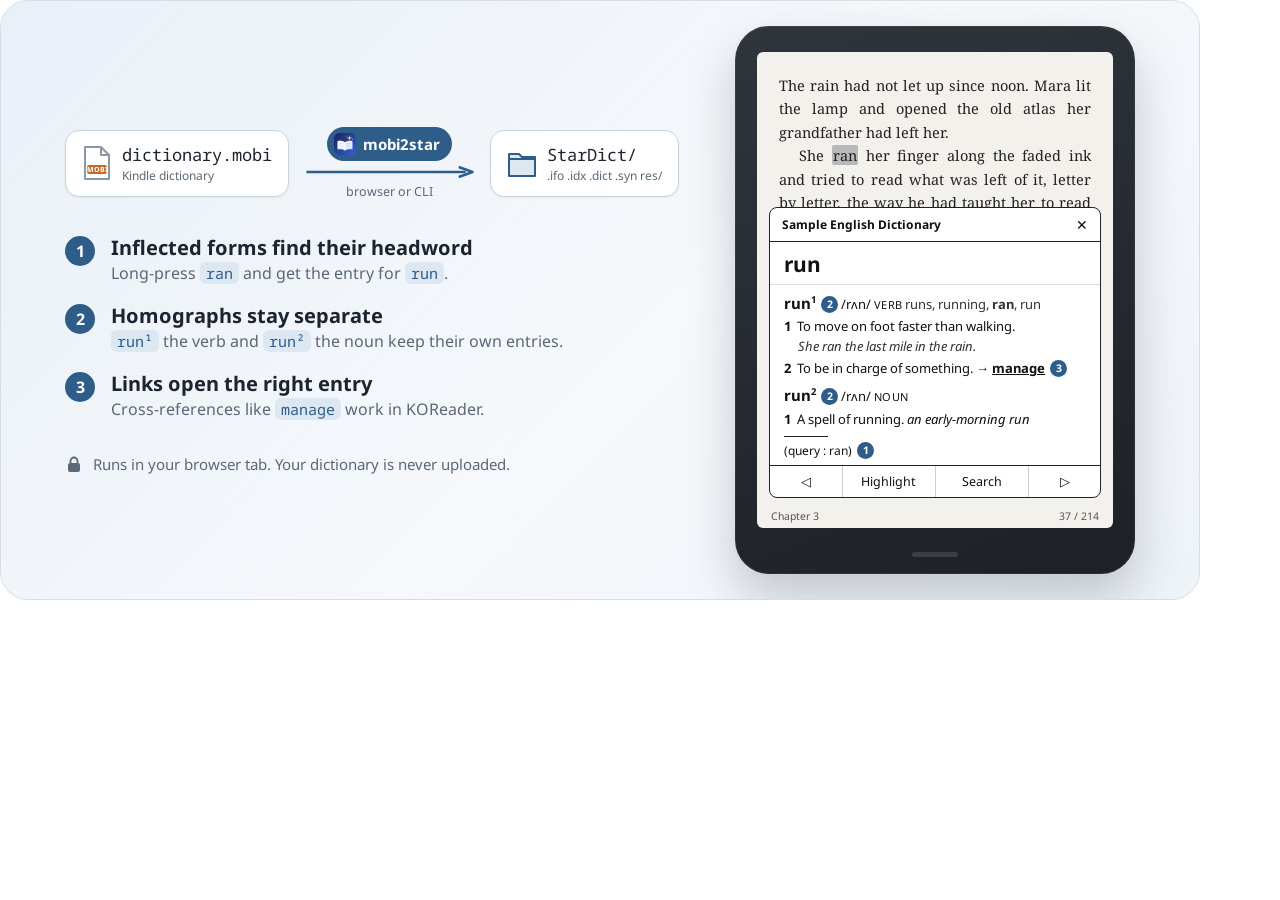
<file: docs/assets/hero.html>
<!doctype html>
<html lang="en">
<head>
<meta charset="utf-8">
<title>mobi2star hero</title>
<!--
  Source of docs/assets/hero.webp and docs/assets/social-preview.png. It is an
  illustration: the dictionary entries and the page text were written for it.
  Render from the repository root with headless Chrome, then convert the hero
  to WebP (cwebp is in libwebp), which is a sixth of the PNG's size:

  chrome --headless=new --hide-scrollbars --default-background-color=00000000 \
    --force-device-scale-factor=2 --window-size=1200,600 --virtual-time-budget=5000 \
    --screenshot="$TMPDIR/hero.png" "file://$PWD/docs/assets/hero.html"
  cwebp -q 90 -m 6 "$TMPDIR/hero.png" -o docs/assets/hero.webp
  chrome --headless=new --hide-scrollbars --window-size=1280,640 --virtual-time-budget=5000 \
    --screenshot=docs/assets/social-preview.png "file://$PWD/docs/assets/hero.html#social"

  The social preview is uploaded by hand in the repository's Settings.
-->
<link rel="stylesheet" href="https://fonts.googleapis.com/css2?family=Noto+Sans:ital,wght@0,400;0,700;1,400;1,700&family=Noto+Sans+Mono&family=Noto+Serif:ital,wght@0,400;1,400&display=block">
<style>

  :root {
    --ink: #1c2430;
    --muted: #5b6878;
    --brand: #2f5d8a;
    --brand-soft: #dce7f2;
    --paper: #f3f1ec;
    --line: #c9d3de;
  }
  * { box-sizing: border-box; margin: 0; padding: 0; }
  html, body { background: transparent; }
  body { font-family: "Noto Sans", sans-serif; color: var(--ink); -webkit-font-smoothing: antialiased; }

  .stage {
    width: 1200px; height: 600px; position: relative; overflow: hidden;
    border-radius: 28px;
    background: linear-gradient(135deg, #e9f0f7 0%, #f6f8fb 55%, #eef3f8 100%);
    border: 1px solid #d5dee8;
    display: flex; align-items: center; gap: 56px; padding: 0 64px 0 64px;
  }
  body.social .stage { width: 1280px; height: 640px; border-radius: 0; border: 0; padding: 0 72px; gap: 64px; }

  /* Left column ---------------------------------------------------------- */
  .story { flex: 1; display: flex; flex-direction: column; gap: 34px; }
  .brand { display: none; align-items: center; gap: 22px; }
  .brand img { width: 84px; height: 84px; }
  .brand h1 { font-size: 64px; line-height: 1; letter-spacing: -1px; }
  .tagline { display: none; font-size: 27px; line-height: 1.35; color: var(--ink); max-width: 560px; }
  body.social .brand, body.social .tagline { display: flex; }
  body.social .tagline { display: block; }
  body.social .features, body.social .mk { display: none; }

  .flow { display: flex; align-items: center; gap: 14px; }
  .chip {
    display: flex; align-items: center; gap: 10px;
    background: #fff; border: 1px solid var(--line); border-radius: 14px;
    padding: 12px 16px; box-shadow: 0 1px 2px rgba(28, 36, 48, .06);
    font-family: "Noto Sans Mono", monospace; font-size: 17px; white-space: nowrap;
  }
  .chip small { font-family: "Noto Sans", sans-serif; font-size: 12px; color: var(--muted); display: block; margin-top: 1px; }
  .chip .ico { width: 30px; height: 36px; flex: none; }
  .arrow { display: flex; flex-direction: column; align-items: center; gap: 4px; flex: 1; min-width: 92px; }
  .arrow .pill {
    display: flex; align-items: center; gap: 7px; background: var(--brand); color: #fff;
    border-radius: 999px; padding: 6px 12px 6px 7px; font-weight: 700; font-size: 15px;
  }
  .arrow .pill img { width: 22px; height: 22px; border-radius: 5px; }
  .arrow svg { width: 100%; height: 14px; }
  .arrow small { font-size: 12.5px; color: var(--muted); white-space: nowrap; }

  .features { list-style: none; display: flex; flex-direction: column; gap: 18px; }
  .features li { display: flex; gap: 16px; align-items: flex-start; }
  .num {
    flex: none; width: 30px; height: 30px; border-radius: 50%; background: var(--brand); color: #fff;
    font-weight: 700; font-size: 16px; display: grid; place-items: center; margin-top: 2px;
  }
  .features b { display: block; font-size: 20px; }
  .features span { display: block; font-size: 16px; color: var(--muted); margin-top: 1px; }
  .features code { font-family: "Noto Sans Mono", monospace; font-size: 15px; background: var(--brand-soft); color: var(--brand); padding: 1px 6px; border-radius: 6px; }

  .private { display: flex; align-items: center; gap: 10px; font-size: 15px; color: var(--muted); }
  .private svg { width: 18px; height: 18px; flex: none; }

  /* E-reader ------------------------------------------------------------- */
  .device {
    flex: none; width: 400px; height: 548px; border-radius: 34px; position: relative;
    background: linear-gradient(160deg, #30353c, #1d2126);
    box-shadow: 0 24px 48px rgba(28, 36, 48, .22), inset 0 0 0 1px rgba(255, 255, 255, .06);
    padding: 26px 22px 46px;
  }
  body.social .device { width: 420px; height: 576px; }
  .device::after {
    content: ""; position: absolute; left: 50%; bottom: 17px; width: 46px; height: 5px; margin-left: -23px;
    border-radius: 3px; background: rgba(255, 255, 255, .12);
  }
  .screen {
    width: 100%; height: 100%; background: var(--paper); border-radius: 6px; position: relative; overflow: hidden;
    font-family: "Noto Serif", serif; color: #222;
  }
  .page { padding: 22px 22px 0; font-size: 14.5px; line-height: 1.62; text-align: justify; hyphens: auto; }
  .page p { text-indent: 1.4em; }
  .page p:first-child { text-indent: 0; }
  .sel { background: #b9b9b9; border-radius: 2px; padding: 0 1px; }
  .status {
    position: absolute; left: 0; right: 0; bottom: 0; height: 24px; padding: 0 14px;
    display: flex; justify-content: space-between; align-items: center;
    font-family: "Noto Sans", sans-serif; font-size: 10.5px; color: #555;
  }

  .popup {
    position: absolute; left: 12px; right: 12px; bottom: 30px;
    background: #fff; border: 1.5px solid #222; border-radius: 8px; overflow: hidden;
    font-family: "Noto Sans", sans-serif; color: #111;
  }
  .popup .title {
    display: flex; justify-content: space-between; align-items: center;
    padding: 7px 12px; border-bottom: 1px solid #222; font-size: 12px; font-weight: 700;
  }
  .popup .title span:last-child { font-weight: 400; font-size: 14px; }
  .popup .word { padding: 8px 14px 6px; font-size: 21px; font-weight: 700; border-bottom: 1px solid #ddd; }
  .popup .body { padding: 8px 14px 6px; font-size: 13px; line-height: 1.45; }
  .popup .hw { font-weight: 700; font-size: 15px; }
  .popup .hw sup { font-size: 9.5px; }
  .popup .gram { font-size: 11px; letter-spacing: .3px; }
  .popup .forms { color: #333; }
  .popup .sense { margin: 3px 0 0 0; display: flex; gap: 6px; }
  .popup .sense b { flex: none; }
  .popup .ex { font-style: italic; color: #333; margin: 1px 0 0 14px; }
  .popup .link { text-decoration: underline; font-weight: 700; }
  .popup .entry + .entry { margin-top: 7px; }
  .popup .query { margin-top: 7px; padding-top: 5px; border-top: 1px solid #222; width: 44px; white-space: nowrap; font-size: 12px; }
  .popup .buttons { display: grid; grid-template-columns: 1fr 1.3fr 1.3fr 1fr; border-top: 1px solid #222; }
  .popup .buttons div { text-align: center; padding: 7px 0; font-size: 12.5px; }
  .popup .buttons div + div { border-left: 1px solid #ccc; }

  .mk {
    display: inline-grid; vertical-align: 1px; margin-left: 5px; width: 17px; height: 17px; border-radius: 50%; background: var(--brand); color: #fff;
    font-family: "Noto Sans", sans-serif; font-weight: 700; font-size: 10.5px; font-style: normal; place-items: center;
  }
</style>
</head>
<body>
<div class="stage">
  <div class="story">
    <div class="brand"><img src="../../web/icon.svg" alt=""><h1>mobi2star</h1></div>
    <p class="tagline">Convert MOBI dictionaries to StarDict for KOReader and other e-readers, in your browser or on the command line.</p>

    <div class="flow">
      <div class="chip">
        <svg class="ico" viewBox="0 0 30 36"><path d="M3 2h16l8 8v24H3z" fill="#fff" stroke="#8a97a6" stroke-width="2" stroke-linejoin="round"/><path d="M19 2v8h8" fill="none" stroke="#8a97a6" stroke-width="2" stroke-linejoin="round"/><rect x="5" y="20" width="20" height="9" rx="2" fill="#c26b2b"/><text x="15" y="27" font-family="Noto Sans" font-weight="700" font-size="7" fill="#fff" text-anchor="middle">MOBI</text></svg>
        <div>dictionary.mobi<small>Kindle dictionary</small></div>
      </div>
      <div class="arrow">
        <div class="pill"><img src="../../web/icon.svg" alt="">mobi2star</div>
        <svg viewBox="0 0 100 14" preserveAspectRatio="none"><path d="M2 7h92" stroke="#2f5d8a" stroke-width="2.4" vector-effect="non-scaling-stroke"/><path d="M90 2l8 5-8 5" fill="none" stroke="#2f5d8a" stroke-width="2.4" stroke-linejoin="round" vector-effect="non-scaling-stroke"/></svg>
        <small>browser or CLI</small>
      </div>
      <div class="chip">
        <svg class="ico" viewBox="0 0 30 36"><path d="M2 9h10l3 3h13v19H2z" fill="#dce7f2" stroke="#2f5d8a" stroke-width="2" stroke-linejoin="round"/><path d="M2 14h26" stroke="#2f5d8a" stroke-width="2"/></svg>
        <div>StarDict/<small>.ifo .idx .dict .syn res/</small></div>
      </div>
    </div>

    <ul class="features">
      <li><div class="num">1</div><div><b>Inflected forms find their headword</b><span>Long-press <code>ran</code> and get the entry for <code>run</code>.</span></div></li>
      <li><div class="num">2</div><div><b>Homographs stay separate</b><span><code>run¹</code> the verb and <code>run²</code> the noun keep their own entries.</span></div></li>
      <li><div class="num">3</div><div><b>Links open the right entry</b><span>Cross-references like <code>manage</code> work in KOReader.</span></div></li>
    </ul>

    <div class="private">
      <svg viewBox="0 0 18 18"><rect x="3" y="8" width="12" height="9" rx="2" fill="#5b6878"/><path d="M5.5 8V6a3.5 3.5 0 0 1 7 0v2" fill="none" stroke="#5b6878" stroke-width="1.8"/></svg>
      Runs in your browser tab. Your dictionary is never uploaded.
    </div>
  </div>

  <div class="device">
    <div class="screen">
      <div class="page">
        <p>The rain had not let up since noon. Mara lit the lamp and opened the old atlas her grandfather had left her.</p>
        <p>She <span class="sel">ran</span> her finger along the faded ink and tried to read what was left of it, letter by letter, the way he had taught her to read the names of rivers.</p>
        <p>Outside, a cart rattled past and was gone.</p>
      </div>

      <div class="popup">
        <div class="title"><span>Sample English Dictionary</span><span>✕</span></div>
        <div class="word">run</div>
        <div class="body">
          <div class="entry">
            <span class="hw">run<sup>1</sup></span><span class="mk">2</span> /rʌn/ <span class="gram">VERB</span> <span class="forms">runs, running, <b>ran</b>, run</span>
            <div class="sense"><b>1</b><span>To move on foot faster than walking.</span></div>
            <div class="ex">She ran the last mile in the rain.</div>
            <div class="sense"><b>2</b><span>To be in charge of something. → <span class="link">manage</span><span class="mk">3</span></span></div>
          </div>
          <div class="entry">
            <span class="hw">run<sup>2</sup></span><span class="mk">2</span> /rʌn/ <span class="gram">NOUN</span>
            <div class="sense"><b>1</b><span>A spell of running. <i>an early-morning run</i></span></div>
          </div>
          <div class="query"></div>
          <div style="font-size:12px">(query : ran)<span class="mk">1</span></div>
        </div>
        <div class="buttons"><div>◁</div><div>Highlight</div><div>Search</div><div>▷</div></div>
      </div>

      <div class="status"><span>Chapter 3</span><span>37 / 214</span></div>
    </div>
  </div>
</div>
<script>
  if (location.hash === "#social") document.body.classList.add("social");
</script>
</body>
</html>
</file>
